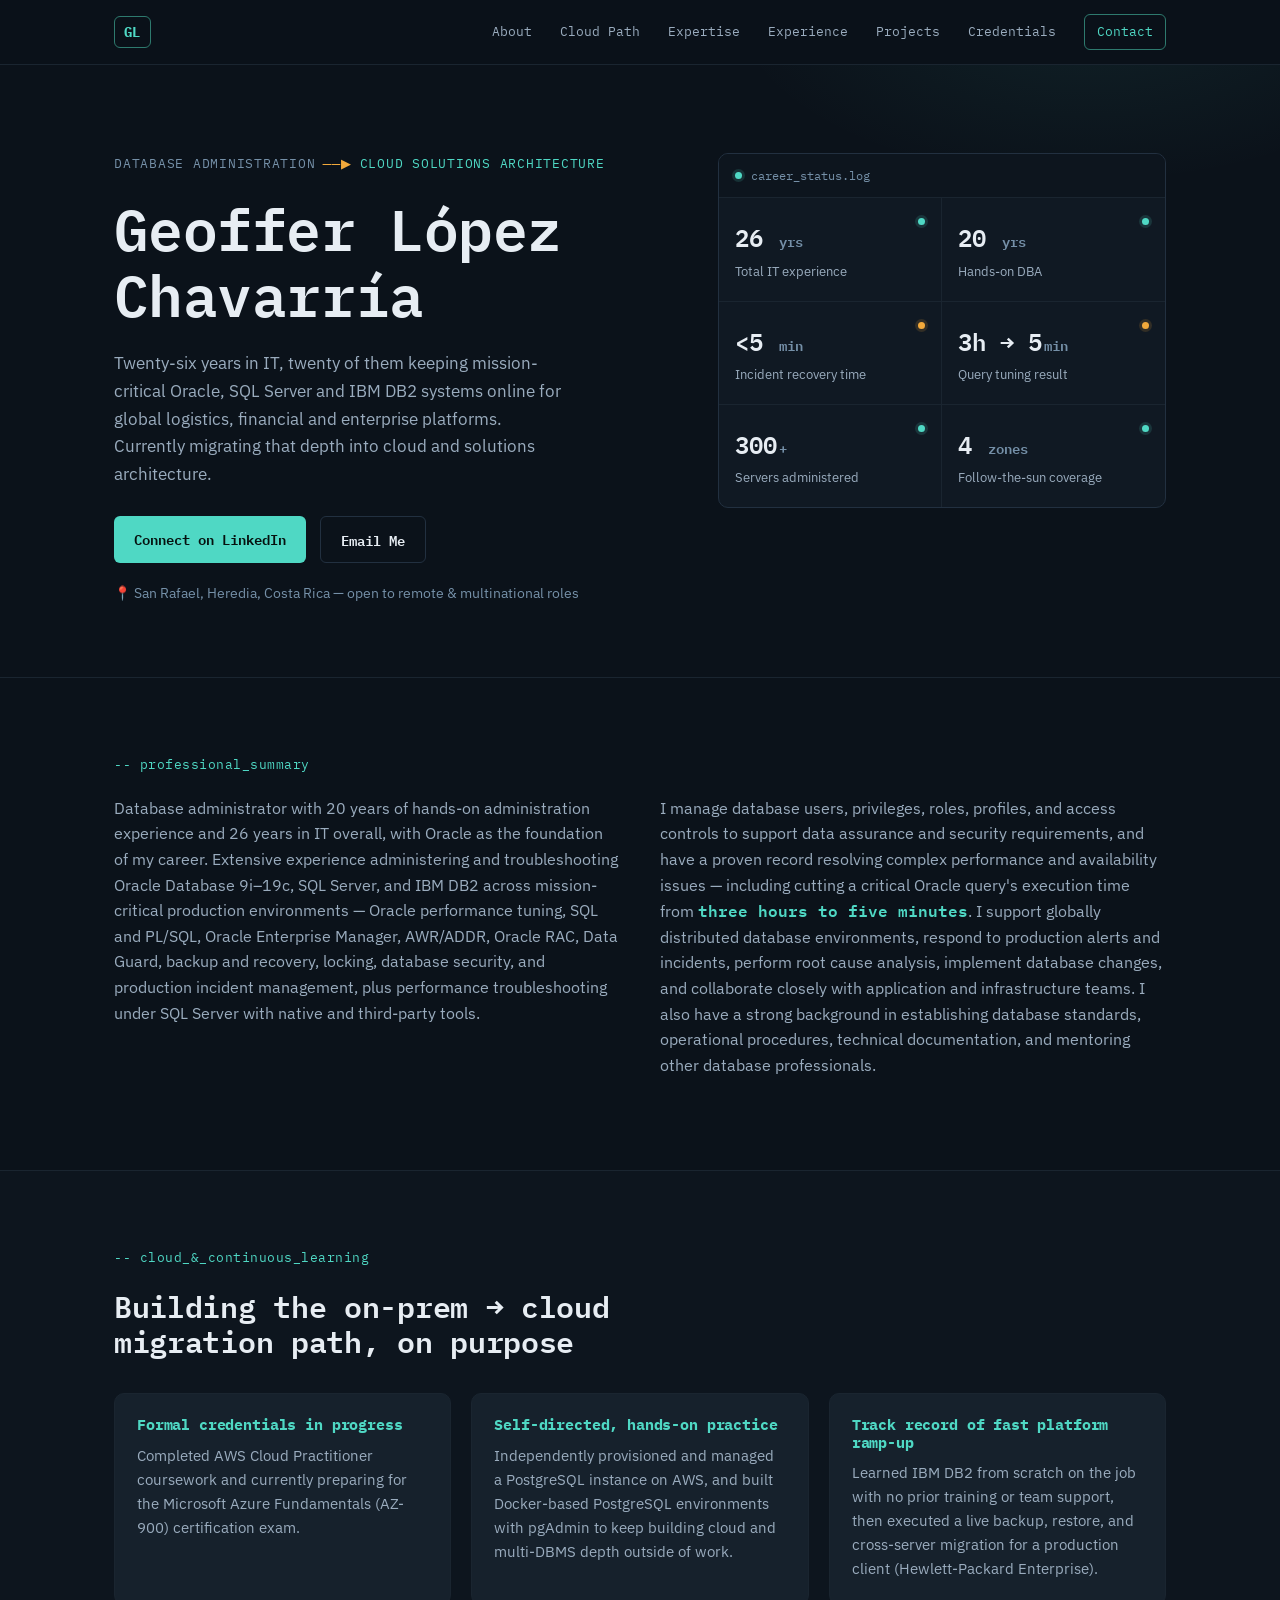
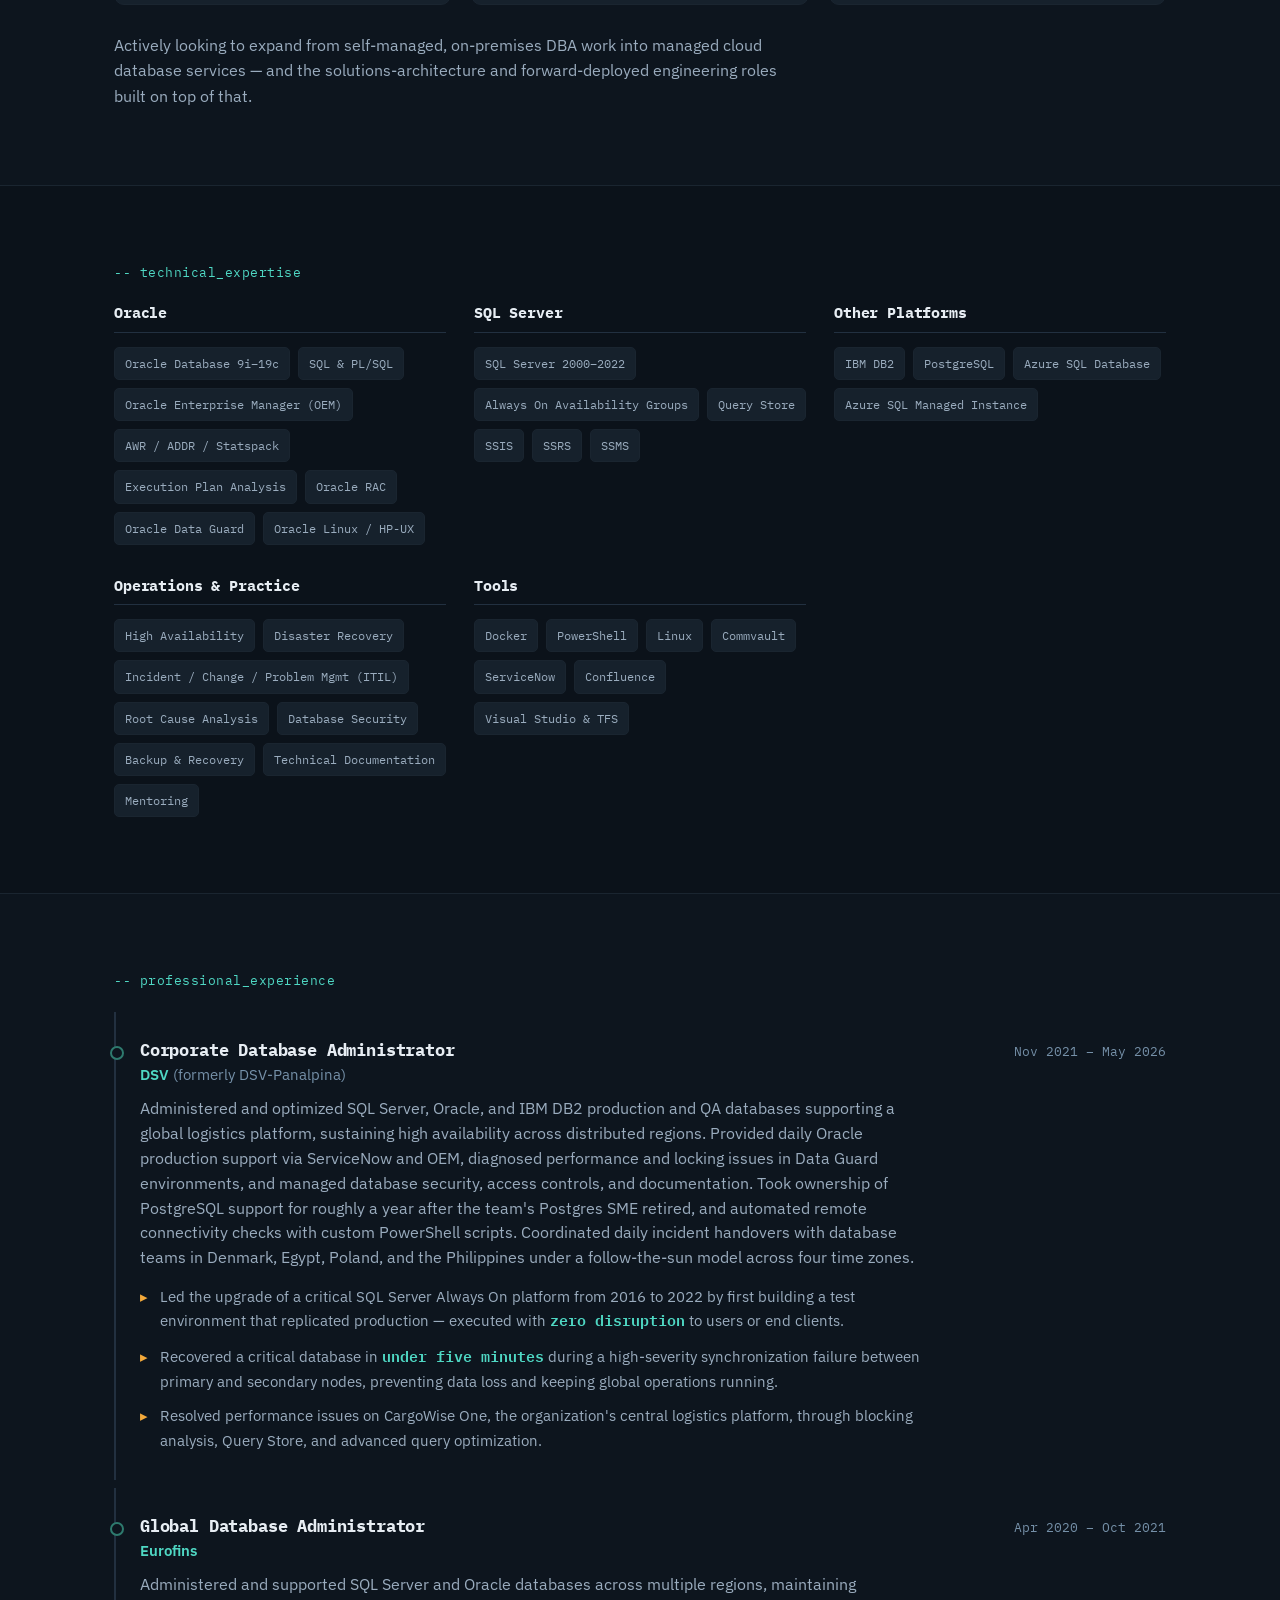
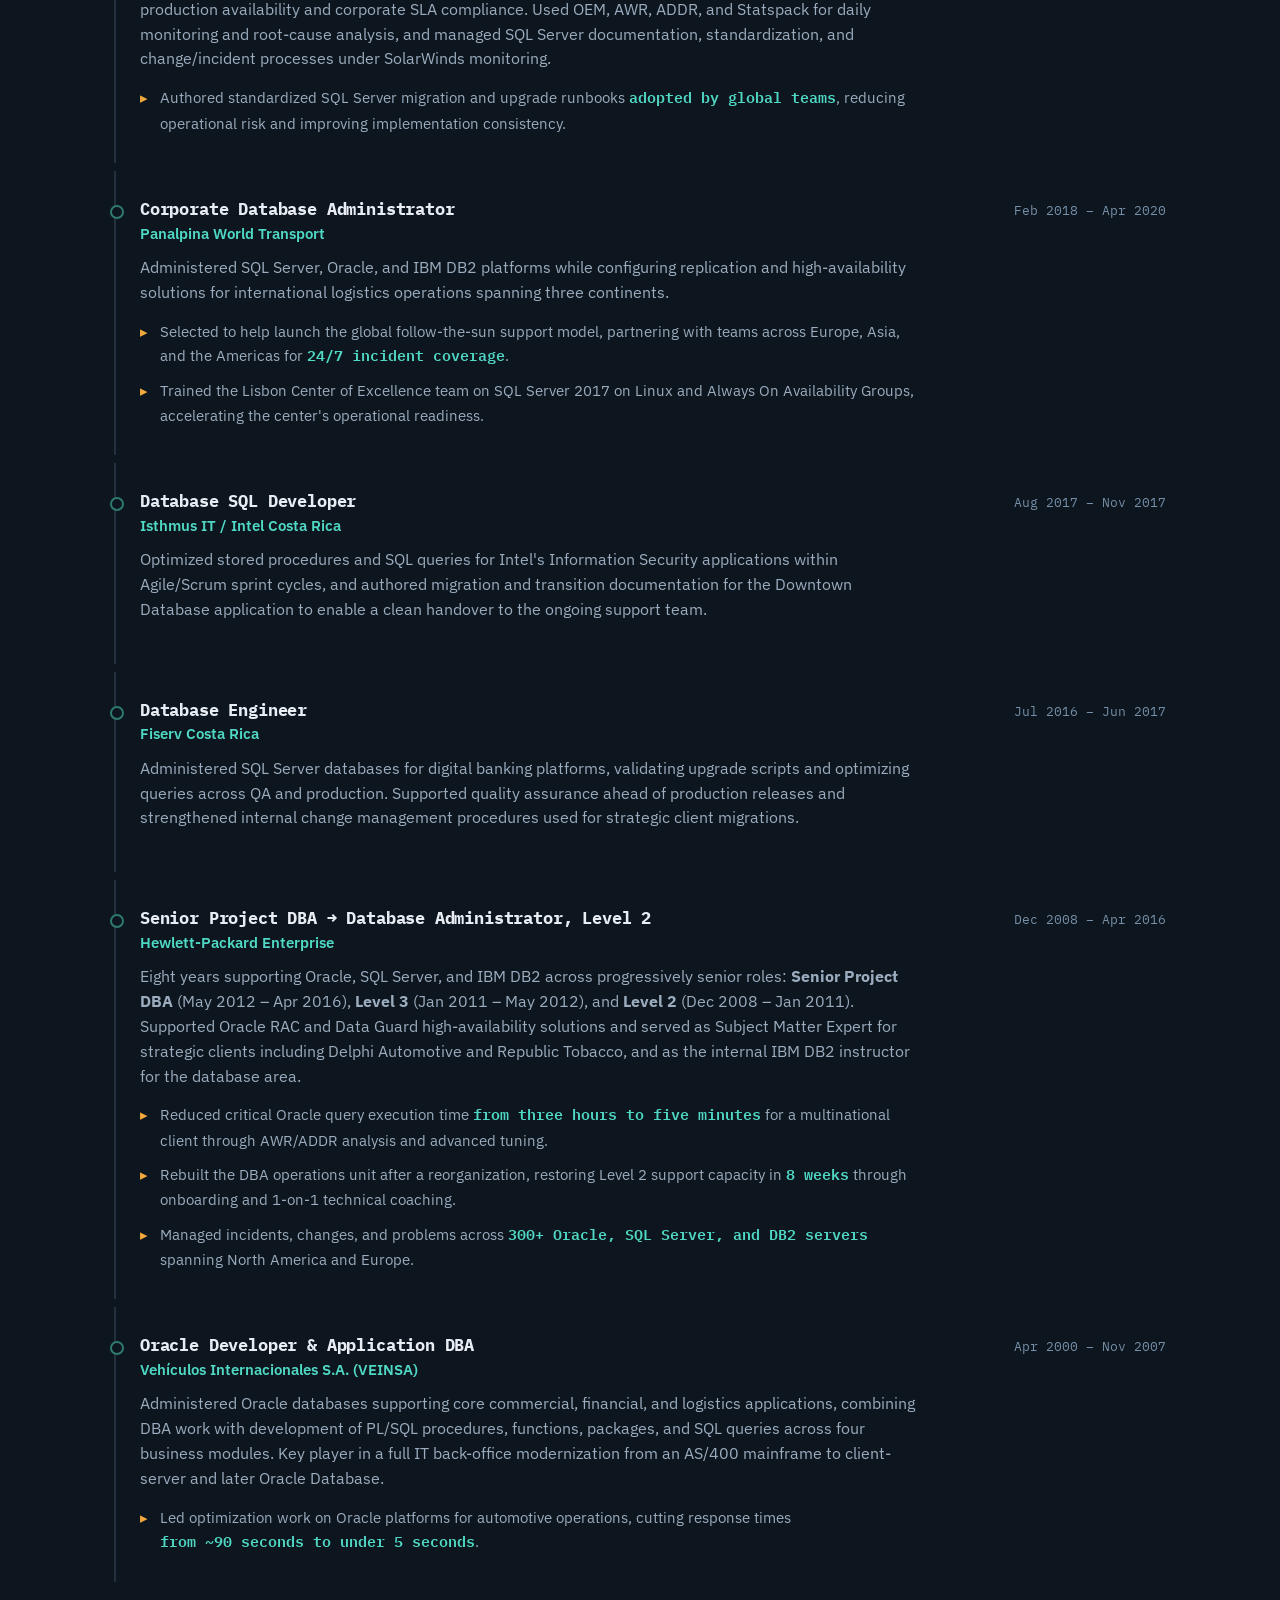
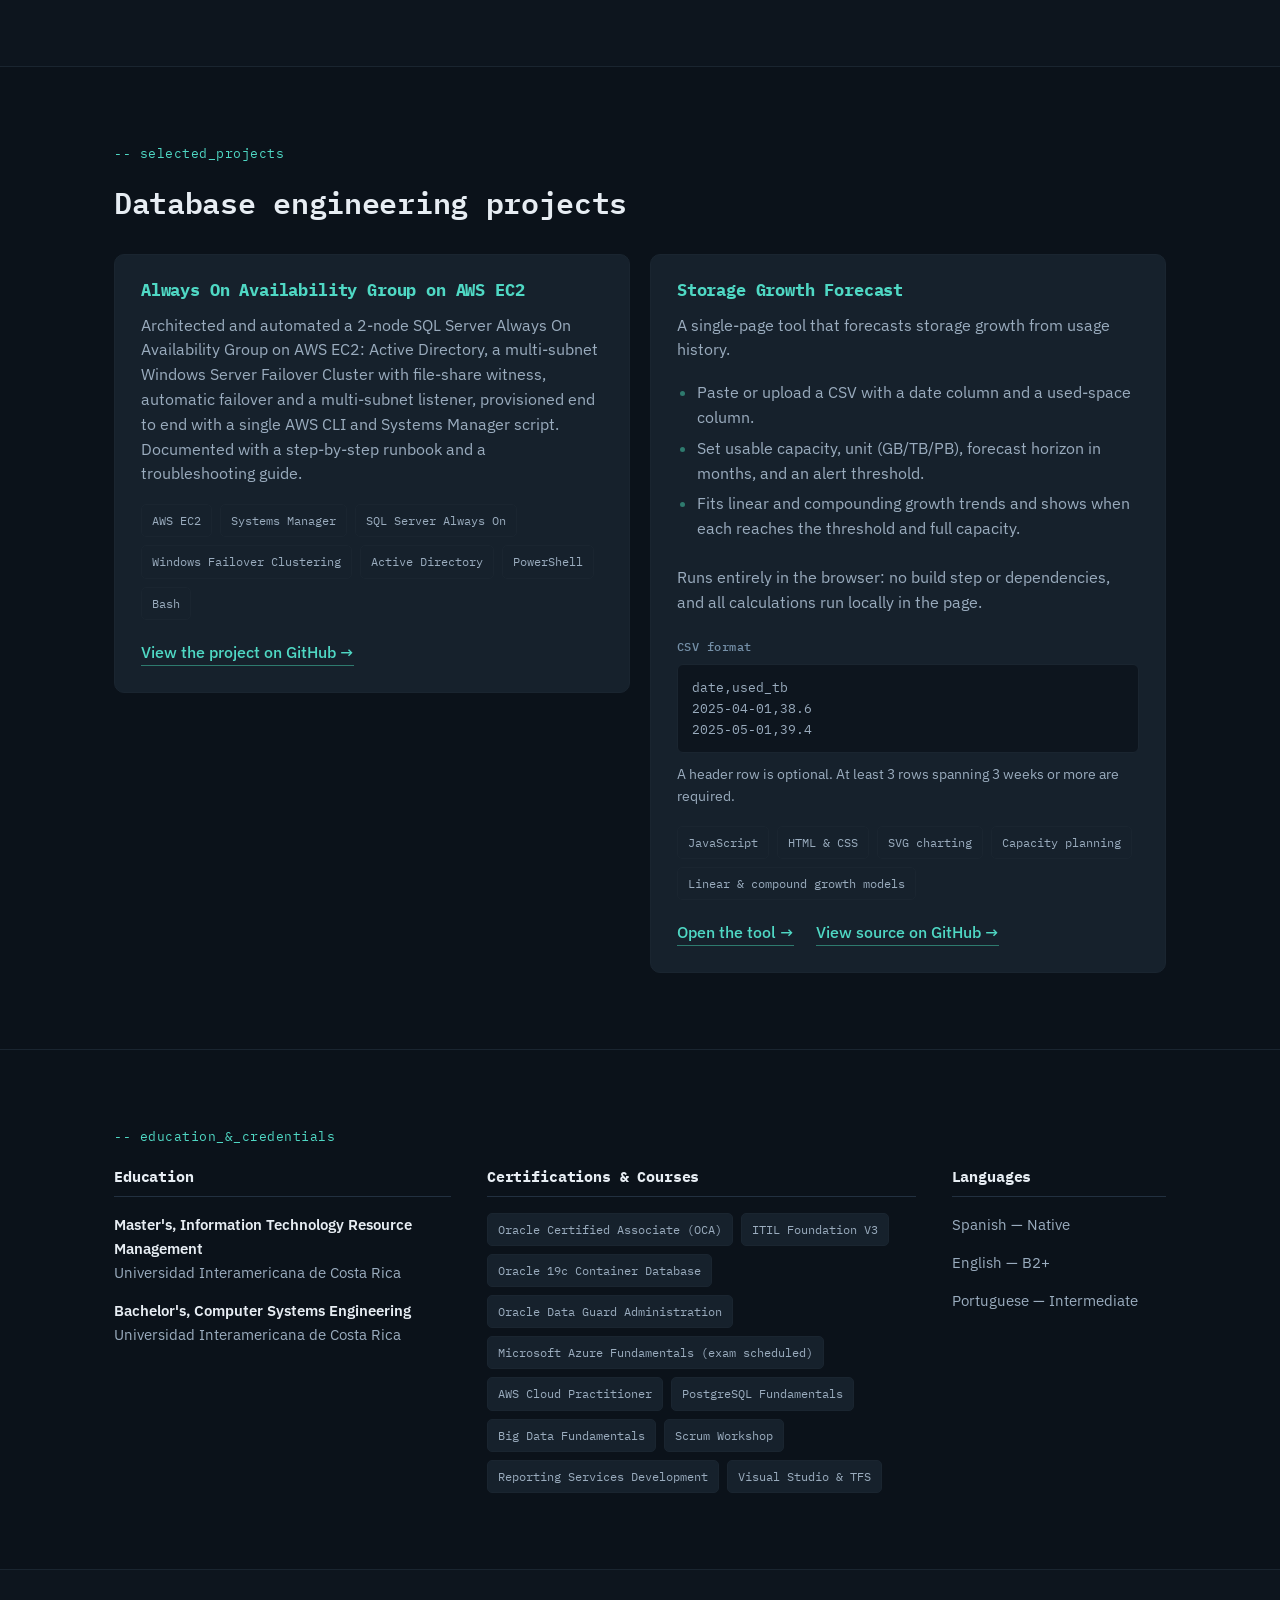
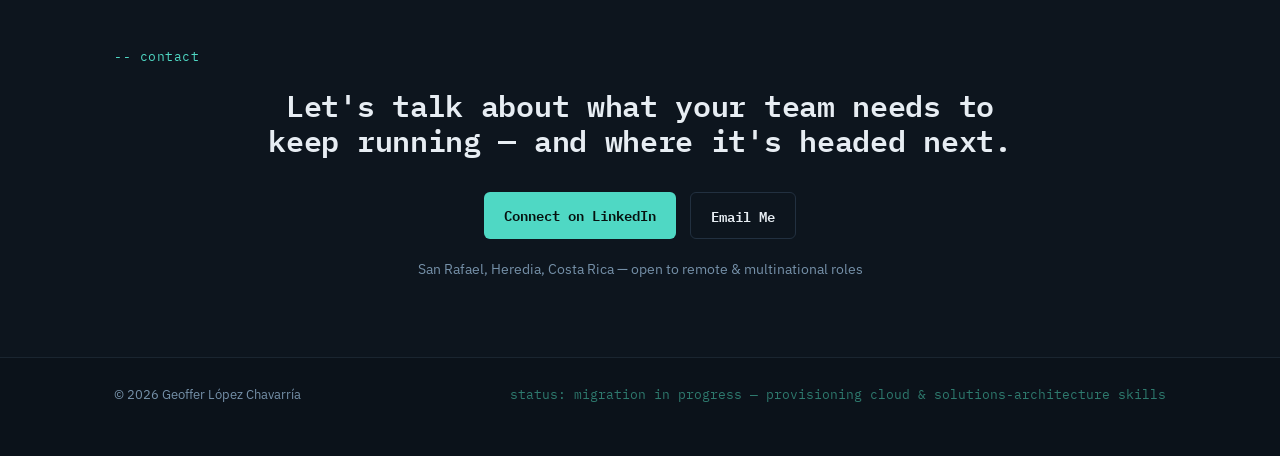
<file: index.html>
<!DOCTYPE html>
<html lang="en">
<head>
<meta charset="UTF-8">
<meta name="viewport" content="width=device-width, initial-scale=1.0">
<title>Geoffer López Chavarría — Database Administrator → Cloud Solutions Architect</title>
<meta name="description" content="20+ years administering mission-critical Oracle, SQL Server, DB2 and PostgreSQL systems. Now building toward cloud and solutions architecture roles.">
<meta property="og:title" content="Geoffer López Chavarría — Database Administrator → Cloud Solutions Architect">
<meta property="og:description" content="20+ years administering mission-critical Oracle, SQL Server, DB2 and PostgreSQL systems. Now building toward cloud and solutions architecture roles.">
<meta property="og:type" content="website">
<link rel="icon" href="data:image/svg+xml,%3Csvg xmlns='http://www.w3.org/2000/svg' viewBox='0 0 32 32'%3E%3Crect width='32' height='32' rx='6' fill='%230B121A'/%3E%3Ctext x='16' y='22' font-family='monospace' font-size='15' font-weight='700' fill='%234FD8C4' text-anchor='middle'%3EGL%3C/text%3E%3C/svg%3E">
<link rel="preconnect" href="https://fonts.googleapis.com">
<link rel="preconnect" href="https://fonts.gstatic.com" crossorigin>
<link href="https://fonts.googleapis.com/css2?family=IBM+Plex+Mono:wght@400;500;600;700&family=IBM+Plex+Sans:wght@400;500;600;700&display=swap" rel="stylesheet">
<link rel="stylesheet" href="style.css">
</head>
<body>

<a class="skip-link" href="#main">Skip to content</a>

<header class="site-header" id="top">
  <div class="wrap header-inner">
    <a class="mark" href="#top" aria-label="Geoffer López — home">
      <span class="mark-box">GL</span>
    </a>
    <nav class="nav" id="nav">
      <a href="#about">About</a>
      <a href="#cloud">Cloud Path</a>
      <a href="#expertise">Expertise</a>
      <a href="#experience">Experience</a>
      <a href="#projects">Projects</a>
      <a href="#credentials">Credentials</a>
      <a href="#contact" class="nav-cta">Contact</a>
    </nav>
    <button class="nav-toggle" id="navToggle" aria-label="Toggle menu" aria-expanded="false" aria-controls="nav">
      <span></span><span></span><span></span>
    </button>
  </div>
</header>

<main id="main">

  <!-- ============ HERO ============ -->
  <section class="hero">
    <div class="wrap hero-inner">
      <div class="hero-copy">
        <p class="eyebrow">
          <span>DATABASE ADMINISTRATION</span>
          <span class="arrow" aria-hidden="true">──▶</span>
          <span class="accent-text">CLOUD SOLUTIONS ARCHITECTURE</span>
        </p>
        <h1>Geoffer López<br>Chavarría</h1>
        <p class="hero-lede">
          Twenty-six years in IT, twenty of them keeping mission-critical Oracle, SQL Server
          and IBM DB2 systems online for global logistics, financial and enterprise platforms.
          Currently migrating that depth into cloud and solutions architecture.
        </p>
        <div class="hero-actions">
          <a class="btn btn-primary" href="https://www.linkedin.com/in/geoffer-lopez-chavarria" target="_blank" rel="noopener">Connect on LinkedIn</a>
          <a class="btn btn-ghost" href="mailto:glopezc@outlook.com">Email Me</a>
        </div>
        <p class="hero-location">📍 San Rafael, Heredia, Costa Rica — open to remote &amp; multinational roles</p>
      </div>
      <div class="status-panel" role="img" aria-label="Career status dashboard: 26 years in IT, 20 years as a DBA, sub-5-minute mean time to recovery, query tuned from 3 hours to 5 minutes, 300+ servers managed, follow-the-sun support across 4 time zones">
        <div class="status-panel-head">
          <span class="dot dot-live" aria-hidden="true"></span>
          <span class="panel-label">career_status.log</span>
        </div>
        <div class="status-grid">
          <div class="stat">
            <span class="dot" aria-hidden="true"></span>
            <span class="stat-value">26 <em>yrs</em></span>
            <span class="stat-label">Total IT experience</span>
          </div>
          <div class="stat">
            <span class="dot" aria-hidden="true"></span>
            <span class="stat-value">20 <em>yrs</em></span>
            <span class="stat-label">Hands-on DBA</span>
          </div>
          <div class="stat">
            <span class="dot dot-amber" aria-hidden="true"></span>
            <span class="stat-value">&lt;5 <em>min</em></span>
            <span class="stat-label">Incident recovery time</span>
          </div>
          <div class="stat">
            <span class="dot dot-amber" aria-hidden="true"></span>
            <span class="stat-value">3h → 5<em>min</em></span>
            <span class="stat-label">Query tuning result</span>
          </div>
          <div class="stat">
            <span class="dot" aria-hidden="true"></span>
            <span class="stat-value">300<em>+</em></span>
            <span class="stat-label">Servers administered</span>
          </div>
          <div class="stat">
            <span class="dot" aria-hidden="true"></span>
            <span class="stat-value">4 <em>zones</em></span>
            <span class="stat-label">Follow-the-sun coverage</span>
          </div>
        </div>
      </div>
    </div>
  </section>

  <!-- ============ SUMMARY ============ -->
  <section class="panel" id="about">
    <div class="wrap">
      <p class="section-tag">-- professional_summary</p>
      <div class="summary-grid">
        <p class="summary-text">
          Database administrator with 20 years of hands-on administration experience and 26 years
          in IT overall, with Oracle as the foundation of my career. Extensive experience
          administering and troubleshooting Oracle Database 9i–19c, SQL Server, and IBM DB2
          across mission-critical production environments — Oracle performance tuning, SQL and
          PL/SQL, Oracle Enterprise Manager, AWR/ADDR, Oracle RAC, Data Guard, backup and
          recovery, locking, database security, and production incident management, plus
          performance troubleshooting under SQL Server with native and third-party tools.
        </p>
        <p class="summary-text">
          I manage database users, privileges, roles, profiles, and access controls to support
          data assurance and security requirements, and have a proven record resolving complex
          performance and availability issues — including cutting a critical Oracle query's
          execution time from <strong class="metric">three hours to five minutes</strong>. I
          support globally distributed database environments, respond to production alerts and
          incidents, perform root cause analysis, implement database changes, and collaborate
          closely with application and infrastructure teams. I also have a strong background in
          establishing database standards, operational procedures, technical documentation, and
          mentoring other database professionals.
        </p>
      </div>
    </div>
  </section>
  <!-- ============ CLOUD TRANSITION ============ -->
  <section class="panel panel-alt" id="cloud">
    <div class="wrap">
      <p class="section-tag">-- cloud_&amp;_continuous_learning</p>
      <h2>Building the on-prem → cloud migration path, on purpose</h2>
      <div class="cloud-grid">
        <div class="cloud-card">
          <h3>Formal credentials in progress</h3>
          <p>Completed AWS Cloud Practitioner coursework and currently preparing for the
            Microsoft Azure Fundamentals (AZ-900) certification exam.</p>
        </div>
        <div class="cloud-card">
          <h3>Self-directed, hands-on practice</h3>
          <p>Independently provisioned and managed a PostgreSQL instance on AWS, and built
            Docker-based PostgreSQL environments with pgAdmin to keep building cloud and
            multi-DBMS depth outside of work.</p>
        </div>
        <div class="cloud-card">
          <h3>Track record of fast platform ramp-up</h3>
          <p>Learned IBM DB2 from scratch on the job with no prior training or team support,
            then executed a live backup, restore, and cross-server migration for a production
            client (Hewlett-Packard Enterprise).</p>
        </div>
      </div>
      <p class="cloud-note">Actively looking to expand from self-managed, on-premises DBA work
        into managed cloud database services — and the solutions-architecture and forward-deployed
        engineering roles built on top of that.</p>
    </div>
  </section>

  <!-- ============ EXPERTISE ============ -->
  <section class="panel" id="expertise">
    <div class="wrap">
      <p class="section-tag">-- technical_expertise</p>
      <div class="expertise-grid">
        <div class="expertise-group">
          <h3>Oracle</h3>
          <ul class="tag-list">
            <li>Oracle Database 9i–19c</li>
            <li>SQL &amp; PL/SQL</li>
            <li>Oracle Enterprise Manager (OEM)</li>
            <li>AWR / ADDR / Statspack</li>
            <li>Execution Plan Analysis</li>
            <li>Oracle RAC</li>
            <li>Oracle Data Guard</li>
            <li>Oracle Linux / HP-UX</li>
          </ul>
        </div>
        <div class="expertise-group">
          <h3>SQL Server</h3>
          <ul class="tag-list">
            <li>SQL Server 2000–2022</li>
            <li>Always On Availability Groups</li>
            <li>Query Store</li>
            <li>SSIS</li>
            <li>SSRS</li>
            <li>SSMS</li>
          </ul>
        </div>
        <div class="expertise-group">
          <h3>Other Platforms</h3>
          <ul class="tag-list">
            <li>IBM DB2</li>
            <li>PostgreSQL</li>
            <li>Azure SQL Database</li>
            <li>Azure SQL Managed Instance</li>
          </ul>
        </div>
        <div class="expertise-group">
          <h3>Operations &amp; Practice</h3>
          <ul class="tag-list">
            <li>High Availability</li>
            <li>Disaster Recovery</li>
            <li>Incident / Change / Problem Mgmt (ITIL)</li>
            <li>Root Cause Analysis</li>
            <li>Database Security</li>
            <li>Backup &amp; Recovery</li>
            <li>Technical Documentation</li>
            <li>Mentoring</li>
          </ul>
        </div>
        <div class="expertise-group">
          <h3>Tools</h3>
          <ul class="tag-list">
            <li>Docker</li>
            <li>PowerShell</li>
            <li>Linux</li>
            <li>Commvault</li>
            <li>ServiceNow</li>
            <li>Confluence</li>
            <li>Visual Studio &amp; TFS</li>
          </ul>
        </div>
      </div>
    </div>
  </section>

  <!-- ============ EXPERIENCE ============ -->
  <section class="panel panel-alt" id="experience">
    <div class="wrap">
      <p class="section-tag">-- professional_experience</p>

      <article class="job">
        <div class="job-head">
          <div>
            <h3>Corporate Database Administrator</h3>
            <p class="job-company">DSV <span class="job-company-note">(formerly DSV-Panalpina)</span></p>
          </div>
          <p class="job-dates">Nov 2021 – May 2026</p>
        </div>
        <p class="job-summary">Administered and optimized SQL Server, Oracle, and IBM DB2
          production and QA databases supporting a global logistics platform, sustaining high
          availability across distributed regions. Provided daily Oracle production support via
          ServiceNow and OEM, diagnosed performance and locking issues in Data Guard
          environments, and managed database security, access controls, and documentation.
          Took ownership of PostgreSQL support for roughly a year after the team's Postgres SME
          retired, and automated remote connectivity checks with custom PowerShell scripts.
          Coordinated daily incident handovers with database teams in Denmark, Egypt, Poland,
          and the Philippines under a follow-the-sun model across four time zones.</p>
        <ul class="achievements">
          <li>Led the upgrade of a critical SQL Server Always On platform from 2016 to 2022 by
            first building a test environment that replicated production — executed with
            <strong class="metric">zero disruption</strong> to users or end clients.</li>
          <li>Recovered a critical database in <strong class="metric">under five minutes</strong>
            during a high-severity synchronization failure between primary and secondary nodes,
            preventing data loss and keeping global operations running.</li>
          <li>Resolved performance issues on CargoWise One, the organization's central logistics
            platform, through blocking analysis, Query Store, and advanced query optimization.</li>
        </ul>
      </article>

      <article class="job">
        <div class="job-head">
          <div>
            <h3>Global Database Administrator</h3>
            <p class="job-company">Eurofins</p>
          </div>
          <p class="job-dates">Apr 2020 – Oct 2021</p>
        </div>
        <p class="job-summary">Administered and supported SQL Server and Oracle databases
          across multiple regions, maintaining production availability and corporate SLA
          compliance. Used OEM, AWR, ADDR, and Statspack for daily monitoring and root-cause
          analysis, and managed SQL Server documentation, standardization, and change/incident
          processes under SolarWinds monitoring.</p>
        <ul class="achievements">
          <li>Authored standardized SQL Server migration and upgrade runbooks
            <strong class="metric">adopted by global teams</strong>, reducing operational risk
            and improving implementation consistency.</li>
        </ul>
      </article>

      <article class="job">
        <div class="job-head">
          <div>
            <h3>Corporate Database Administrator</h3>
            <p class="job-company">Panalpina World Transport</p>
          </div>
          <p class="job-dates">Feb 2018 – Apr 2020</p>
        </div>
        <p class="job-summary">Administered SQL Server, Oracle, and IBM DB2 platforms while
          configuring replication and high-availability solutions for international logistics
          operations spanning three continents.</p>
        <ul class="achievements">
          <li>Selected to help launch the global follow-the-sun support model, partnering with
            teams across Europe, Asia, and the Americas for <strong class="metric">24/7
            incident coverage</strong>.</li>
          <li>Trained the Lisbon Center of Excellence team on SQL Server 2017 on Linux and
            Always On Availability Groups, accelerating the center's operational readiness.</li>
        </ul>
      </article>

      <article class="job">
        <div class="job-head">
          <div>
            <h3>Database SQL Developer</h3>
            <p class="job-company">Isthmus IT / Intel Costa Rica</p>
          </div>
          <p class="job-dates">Aug 2017 – Nov 2017</p>
        </div>
        <p class="job-summary">Optimized stored procedures and SQL queries for Intel's
          Information Security applications within Agile/Scrum sprint cycles, and authored
          migration and transition documentation for the Downtown Database application to
          enable a clean handover to the ongoing support team.</p>
      </article>

      <article class="job">
        <div class="job-head">
          <div>
            <h3>Database Engineer</h3>
            <p class="job-company">Fiserv Costa Rica</p>
          </div>
          <p class="job-dates">Jul 2016 – Jun 2017</p>
        </div>
        <p class="job-summary">Administered SQL Server databases for digital banking platforms,
          validating upgrade scripts and optimizing queries across QA and production. Supported
          quality assurance ahead of production releases and strengthened internal change
          management procedures used for strategic client migrations.</p>
      </article>

      <article class="job">
        <div class="job-head">
          <div>
            <h3>Senior Project DBA → Database Administrator, Level 2</h3>
            <p class="job-company">Hewlett-Packard Enterprise</p>
          </div>
          <p class="job-dates">Dec 2008 – Apr 2016</p>
        </div>
        <p class="job-summary">Eight years supporting Oracle, SQL Server, and IBM DB2 across
          progressively senior roles: <strong>Senior Project DBA</strong> (May 2012 – Apr 2016),
          <strong>Level 3</strong> (Jan 2011 – May 2012), and <strong>Level 2</strong>
          (Dec 2008 – Jan 2011). Supported Oracle RAC and Data Guard high-availability
          solutions and served as Subject Matter Expert for strategic clients including Delphi
          Automotive and Republic Tobacco, and as the internal IBM DB2 instructor for the
          database area.</p>
        <ul class="achievements">
          <li>Reduced critical Oracle query execution time
            <strong class="metric">from three hours to five minutes</strong> for a multinational
            client through AWR/ADDR analysis and advanced tuning.</li>
          <li>Rebuilt the DBA operations unit after a reorganization, restoring Level 2 support
            capacity in <strong class="metric">8 weeks</strong> through onboarding and 1-on-1
            technical coaching.</li>
          <li>Managed incidents, changes, and problems across
            <strong class="metric">300+ Oracle, SQL Server, and DB2 servers</strong> spanning
            North America and Europe.</li>
        </ul>
      </article>

      <article class="job">
        <div class="job-head">
          <div>
            <h3>Oracle Developer &amp; Application DBA</h3>
            <p class="job-company">Vehículos Internacionales S.A. (VEINSA)</p>
          </div>
          <p class="job-dates">Apr 2000 – Nov 2007</p>
        </div>
        <p class="job-summary">Administered Oracle databases supporting core commercial,
          financial, and logistics applications, combining DBA work with development of PL/SQL
          procedures, functions, packages, and SQL queries across four business modules. Key
          player in a full IT back-office modernization from an AS/400 mainframe to
          client-server and later Oracle Database.</p>
        <ul class="achievements">
          <li>Led optimization work on Oracle platforms for automotive operations, cutting
            response times <strong class="metric">from ~90 seconds to under 5 seconds</strong>.
          </li>
        </ul>
      </article>
    </div>
  </section>

  <!-- ============ PROJECTS ============ -->
  <section class="panel" id="projects">
    <div class="wrap">
      <p class="section-tag">-- selected_projects</p>
      <h2>Database engineering projects</h2>
      <div class="project-grid">
        <article class="project-card">
          <h3>Always On Availability Group on AWS EC2</h3>
          <p>Architected and automated a 2-node SQL Server Always On Availability Group on AWS EC2:
            Active Directory, a multi-subnet Windows Server Failover Cluster with file-share witness,
            automatic failover and a multi-subnet listener, provisioned end to end with a single
            AWS CLI and Systems Manager script. Documented with a step-by-step runbook and a
            troubleshooting guide.</p>
          <ul class="tag-list">
            <li>AWS EC2</li>
            <li>Systems Manager</li>
            <li>SQL Server Always On</li>
            <li>Windows Failover Clustering</li>
            <li>Active Directory</li>
            <li>PowerShell</li>
            <li>Bash</li>
          </ul>
          <p class="project-link"><a href="https://github.com/glopezch78/portfolio/tree/main/aws-ec2-sql-server-ha"
                target="_blank" rel="noopener">View the project on GitHub &rarr;</a></p>
        </article>
        <article class="project-card">
          <h3>Storage Growth Forecast</h3>
          <p>A single-page tool that forecasts storage growth from usage history.</p>
          <ul class="project-points">
            <li>Paste or upload a CSV with a date column and a used-space column.</li>
            <li>Set usable capacity, unit (GB/TB/PB), forecast horizon in months, and an alert threshold.</li>
            <li>Fits linear and compounding growth trends and shows when each reaches the threshold and full capacity.</li>
          </ul>
          <p>Runs entirely in the browser: no build step or dependencies, and all calculations run
            locally in the page.</p>
          <h4 class="project-sub">CSV format</h4>
<pre class="project-code">date,used_tb
2025-04-01,38.6
2025-05-01,39.4</pre>
          <p class="project-note">A header row is optional. At least 3 rows spanning 3 weeks or more are required.</p>
          <ul class="tag-list">
            <li>JavaScript</li>
            <li>HTML &amp; CSS</li>
            <li>SVG charting</li>
            <li>Capacity planning</li>
            <li>Linear &amp; compound growth models</li>
          </ul>
          <p class="project-link">
            <a href="storage-growth-forecast/">Open the tool &rarr;</a>
            <a href="https://github.com/glopezch78/portfolio/tree/main/storage-growth-forecast"
               target="_blank" rel="noopener">View source on GitHub &rarr;</a>
          </p>
        </article>
      </div>
    </div>
  </section>

  <!-- ============ CREDENTIALS ============ -->
  <section class="panel" id="credentials">
    <div class="wrap">
      <p class="section-tag">-- education_&amp;_credentials</p>
      <div class="credentials-grid">
        <div>
          <h3>Education</h3>
          <ul class="plain-list">
            <li><strong>Master's, Information Technology Resource Management</strong><br>Universidad Interamericana de Costa Rica</li>
            <li><strong>Bachelor's, Computer Systems Engineering</strong><br>Universidad Interamericana de Costa Rica</li>
          </ul>
        </div>
        <div>
          <h3>Certifications &amp; Courses</h3>
          <ul class="tag-list">
            <li>Oracle Certified Associate (OCA)</li>
            <li>ITIL Foundation V3</li>
            <li>Oracle 19c Container Database</li>
            <li>Oracle Data Guard Administration</li>
            <li>Microsoft Azure Fundamentals (exam scheduled)</li>
            <li>AWS Cloud Practitioner</li>
            <li>PostgreSQL Fundamentals</li>
            <li>Big Data Fundamentals</li>
            <li>Scrum Workshop</li>
            <li>Reporting Services Development</li>
            <li>Visual Studio &amp; TFS</li>
          </ul>
        </div>
        <div>
          <h3>Languages</h3>
          <ul class="plain-list">
            <li>Spanish — Native</li>
            <li>English — B2+</li>
            <li>Portuguese — Intermediate</li>
          </ul>
        </div>
      </div>
    </div>
  </section>

  <!-- ============ CONTACT ============ -->
  <section class="panel panel-alt contact-section" id="contact">
    <div class="wrap contact-inner">
      <p class="section-tag">-- contact</p>
      <h2>Let's talk about what your team needs to keep running — and where it's headed next.</h2>
      <div class="hero-actions">
        <a class="btn btn-primary" href="https://www.linkedin.com/in/geoffer-lopez-chavarria" target="_blank" rel="noopener">Connect on LinkedIn</a>
        <a class="btn btn-ghost" href="mailto:glopezc@outlook.com">Email Me</a>
      </div>
      <p class="hero-location">San Rafael, Heredia, Costa Rica — open to remote &amp; multinational roles</p>
    </div>
  </section>

</main>

<footer class="site-footer">
  <div class="wrap footer-inner">
    <p>© <span id="year"></span> Geoffer López Chavarría</p>
    <p class="footer-status">status: migration in progress — provisioning cloud &amp; solutions-architecture skills</p>
  </div>
</footer>

<script src="script.js"></script>
</body>
</html>
</file>
<file: style.css>
/* ==========================================================================
   Tokens
   ========================================================================== */
:root {
  --bg:            #0B121A;
  --bg-panel:      #101923;
  --bg-panel-alt:  #0D151E;
  --bg-raised:     #16212C;
  --border:        #223040;
  --border-soft:   #1A2530;
  --text-primary:  #E7EDF3;
  --text-secondary:#9AACBE;
  --text-muted:    #7590A8;
  --accent-teal:   #4FD8C4;
  --accent-teal-dim: #2E7A6E;
  --accent-amber:  #F2A93B;

  --font-mono: 'IBM Plex Mono', ui-monospace, SFMono-Regular, Menlo, monospace;
  --font-sans: 'IBM Plex Sans', -apple-system, BlinkMacSystemFont, 'Segoe UI', sans-serif;

  --wrap: 1100px;
}

/* ==========================================================================
   Reset / base
   ========================================================================== */
* { box-sizing: border-box; }
html { scroll-behavior: smooth; }
@media (prefers-reduced-motion: reduce) {
  html { scroll-behavior: auto; }
  * { animation-duration: 0.01ms !important; animation-iteration-count: 1 !important; transition-duration: 0.01ms !important; }
}

body {
  margin: 0;
  background: var(--bg);
  color: var(--text-primary);
  font-family: var(--font-sans);
  font-size: 16px;
  line-height: 1.6;
  -webkit-font-smoothing: antialiased;
}

h1, h2, h3 { font-family: var(--font-mono); margin: 0 0 0.5em; line-height: 1.15; letter-spacing: -0.01em; }
p { margin: 0 0 1em; }
a { color: inherit; }
ul { margin: 0; padding: 0; list-style: none; }
img { max-width: 100%; display: block; }

.wrap {
  max-width: var(--wrap);
  margin: 0 auto;
  padding: 0 24px;
}

.skip-link {
  position: absolute;
  left: -999px;
  top: 0;
  background: var(--accent-teal);
  color: var(--bg);
  padding: 10px 16px;
  z-index: 1000;
  font-family: var(--font-mono);
  font-weight: 600;
}
.skip-link:focus { left: 12px; top: 12px; }

:focus-visible {
  outline: 2px solid var(--accent-teal);
  outline-offset: 3px;
}

.metric {
  color: var(--accent-teal);
  font-family: var(--font-mono);
  font-weight: 600;
  white-space: nowrap;
}

.accent-text { color: var(--accent-teal); }

/* ==========================================================================
   Header / nav
   ========================================================================== */
.site-header {
  position: sticky;
  top: 0;
  z-index: 100;
  background: rgba(11, 18, 26, 0.86);
  backdrop-filter: blur(8px);
  border-bottom: 1px solid var(--border-soft);
}

.header-inner {
  display: flex;
  align-items: center;
  justify-content: space-between;
  height: 64px;
}

.mark { text-decoration: none; }
.mark-box {
  font-family: var(--font-mono);
  font-weight: 700;
  font-size: 14px;
  color: var(--accent-teal);
  border: 1px solid var(--accent-teal-dim);
  border-radius: 6px;
  padding: 6px 9px;
  letter-spacing: 0.03em;
}

.nav {
  display: flex;
  align-items: center;
  gap: 28px;
  font-family: var(--font-mono);
  font-size: 13px;
}

.nav a {
  text-decoration: none;
  color: var(--text-secondary);
  transition: color 0.15s ease;
}
.nav a:hover { color: var(--text-primary); }

.nav-cta {
  color: var(--accent-teal) !important;
  border: 1px solid var(--accent-teal-dim);
  border-radius: 6px;
  padding: 7px 12px;
}
.nav-cta:hover { background: rgba(79, 216, 196, 0.08); }

.nav-toggle {
  display: none;
  flex-direction: column;
  justify-content: center;
  gap: 5px;
  width: 36px;
  height: 36px;
  background: none;
  border: 1px solid var(--border);
  border-radius: 6px;
  cursor: pointer;
}
.nav-toggle span {
  display: block;
  height: 2px;
  width: 18px;
  margin: 0 auto;
  background: var(--text-primary);
}

/* ==========================================================================
   Hero
   ========================================================================== */
.hero {
  padding: 88px 0 72px;
  background:
    radial-gradient(600px 300px at 85% -10%, rgba(79, 216, 196, 0.08), transparent 60%),
    var(--bg);
}

.hero-inner {
  display: grid;
  grid-template-columns: 1.1fr 0.9fr;
  gap: 56px;
  align-items: start;
}

.eyebrow {
  font-family: var(--font-mono);
  font-size: 12.5px;
  letter-spacing: 0.06em;
  color: var(--text-muted);
  display: flex;
  flex-wrap: wrap;
  align-items: center;
  gap: 8px;
  margin-bottom: 22px;
}
.eyebrow .arrow { color: var(--accent-amber); }

.hero h1 {
  font-size: clamp(2.4rem, 5vw, 3.6rem);
  font-weight: 600;
  margin-bottom: 22px;
}

.hero-lede {
  color: var(--text-secondary);
  font-size: 1.08rem;
  max-width: 46ch;
  margin-bottom: 28px;
}

.hero-actions {
  display: flex;
  flex-wrap: wrap;
  gap: 14px;
  margin-bottom: 20px;
}

.btn {
  font-family: var(--font-mono);
  font-size: 13.5px;
  font-weight: 600;
  text-decoration: none;
  padding: 12px 20px;
  border-radius: 6px;
  display: inline-block;
  transition: transform 0.15s ease, background 0.15s ease, border-color 0.15s ease;
}
.btn:hover { transform: translateY(-1px); }

.btn-primary {
  background: var(--accent-teal);
  color: #06110F;
}
.btn-primary:hover { background: #6EE3D2; }

.btn-ghost {
  background: transparent;
  color: var(--text-primary);
  border: 1px solid var(--border);
}
.btn-ghost:hover { border-color: var(--accent-teal-dim); }

.hero-location {
  color: var(--text-muted);
  font-size: 13.5px;
  margin: 0;
}

/* ---- Status panel (signature element) ---- */
.status-panel {
  background: var(--bg-panel);
  border: 1px solid var(--border);
  border-radius: 10px;
  overflow: hidden;
}

.status-panel-head {
  display: flex;
  align-items: center;
  gap: 9px;
  padding: 12px 16px;
  border-bottom: 1px solid var(--border-soft);
  background: var(--bg-panel-alt);
}

.panel-label {
  font-family: var(--font-mono);
  font-size: 12px;
  color: var(--text-muted);
}

.status-grid {
  display: grid;
  grid-template-columns: 1fr 1fr;
}

.stat {
  padding: 20px 16px;
  border-right: 1px solid var(--border-soft);
  border-bottom: 1px solid var(--border-soft);
  position: relative;
}
.stat:nth-child(2n) { border-right: none; }
.stat:nth-child(5), .stat:nth-child(6) { border-bottom: none; }

.dot {
  position: absolute;
  top: 20px;
  right: 16px;
  width: 7px;
  height: 7px;
  border-radius: 50%;
  background: var(--accent-teal);
  box-shadow: 0 0 0 3px rgba(79, 216, 196, 0.15);
}
.dot-amber { background: var(--accent-amber); box-shadow: 0 0 0 3px rgba(242, 169, 59, 0.15); }
.dot-live { position: static; animation: pulse 2.2s ease-in-out infinite; }

@keyframes pulse {
  0%, 100% { opacity: 1; }
  50% { opacity: 0.35; }
}

.stat-value {
  display: block;
  font-family: var(--font-mono);
  font-size: 1.5rem;
  font-weight: 600;
  color: var(--text-primary);
  margin-bottom: 4px;
}
.stat-value em { font-style: normal; font-size: 0.9rem; color: var(--text-muted); margin-left: 2px; }

.stat-label {
  display: block;
  font-size: 12.5px;
  color: var(--text-secondary);
}

/* ==========================================================================
   Panels / sections
   ========================================================================== */
.panel { padding: 76px 0; border-top: 1px solid var(--border-soft); }
.panel-alt { background: var(--bg-panel-alt); }

.section-tag {
  font-family: var(--font-mono);
  font-size: 12.5px;
  letter-spacing: 0.04em;
  color: var(--accent-teal);
  margin-bottom: 22px;
}

.panel h2 {
  font-size: clamp(1.4rem, 2.6vw, 1.9rem);
  font-weight: 600;
  max-width: 32ch;
  margin-bottom: 34px;
}

/* Summary */
.summary-grid {
  display: grid;
  grid-template-columns: 1fr 1fr;
  gap: 40px;
}
.summary-text {
  color: var(--text-secondary);
  font-size: 1rem;
}

/* Cloud */
.cloud-grid {
  display: grid;
  grid-template-columns: repeat(3, 1fr);
  gap: 20px;
  margin-bottom: 28px;
}
.cloud-card {
  background: var(--bg-raised);
  border: 1px solid var(--border-soft);
  border-radius: 10px;
  padding: 22px;
}
.cloud-card h3 {
  font-size: 0.95rem;
  color: var(--accent-teal);
  margin-bottom: 10px;
}
.cloud-card p {
  color: var(--text-secondary);
  font-size: 0.94rem;
  margin: 0;
}
.cloud-note {
  color: var(--text-secondary);
  max-width: 68ch;
  font-size: 1rem;
  margin: 0;
}

/* Projects */
.project-grid {
  display: grid;
  grid-template-columns: repeat(2, minmax(0, 1fr));
  gap: 20px;
  align-items: start;
}
.project-card {
  background: var(--bg-raised);
  border: 1px solid var(--border-soft);
  border-radius: 10px;
  padding: 26px;
  display: flex;
  flex-direction: column;
  min-width: 0;
}
.project-card h3 {
  font-size: 1.05rem;
  color: var(--accent-teal);
  margin-bottom: 12px;
}
.project-card p {
  color: var(--text-secondary);
  font-size: 0.97rem;
  margin: 0 0 18px;
}
.project-points {
  margin: 0 0 18px;
  padding-left: 20px;
  list-style: disc;
  color: var(--text-secondary);
  font-size: 0.97rem;
}
.project-points li { margin-bottom: 6px; }
.project-points li::marker { color: var(--accent-teal-dim); }
.project-sub {
  font-family: var(--font-mono);
  font-size: 12px;
  letter-spacing: 0.04em;
  color: var(--text-muted);
  margin: 4px 0 8px;
  font-weight: 500;
}
.project-code {
  font-family: var(--font-mono);
  font-size: 0.82rem;
  color: var(--text-secondary);
  background: var(--bg-panel-alt);
  border: 1px solid var(--border-soft);
  border-radius: 6px;
  padding: 12px 14px;
  margin: 0 0 10px;
  overflow-x: auto;
}
.project-card .project-note { font-size: 0.88rem; }
.project-card .tag-list { margin-bottom: 20px; }
.project-card .project-link {
  margin: auto 0 0;
  display: flex;
  flex-wrap: wrap;
  gap: 8px 22px;
}
.project-card .project-link a {
  color: var(--accent-teal);
  text-decoration: none;
  border-bottom: 1px solid var(--accent-teal-dim);
  font-weight: 500;
}
.project-card .project-link a:hover { border-bottom-color: var(--accent-teal); }
@media (max-width: 900px) {
  .project-grid { grid-template-columns: 1fr; }
}

/* Expertise */
.expertise-grid {
  display: grid;
  grid-template-columns: repeat(3, 1fr);
  gap: 32px 28px;
}
.expertise-group h3 {
  font-size: 0.95rem;
  color: var(--text-primary);
  border-bottom: 1px solid var(--border);
  padding-bottom: 10px;
  margin-bottom: 14px;
}
.tag-list { display: flex; flex-wrap: wrap; gap: 8px; }
.tag-list li {
  font-family: var(--font-mono);
  font-size: 12px;
  color: var(--text-secondary);
  background: var(--bg-raised);
  border: 1px solid var(--border-soft);
  border-radius: 5px;
  padding: 6px 10px;
}

/* Experience */
.job {
  padding: 28px 0 28px 24px;
  border-left: 2px solid var(--border);
  margin-bottom: 8px;
  position: relative;
}
.job::before {
  content: '';
  position: absolute;
  left: -6px;
  top: 34px;
  width: 10px;
  height: 10px;
  border-radius: 50%;
  background: var(--bg-panel-alt);
  border: 2px solid var(--accent-teal-dim);
}
.job-head {
  display: flex;
  justify-content: space-between;
  align-items: baseline;
  flex-wrap: wrap;
  gap: 6px 20px;
  margin-bottom: 10px;
}
.job-head h3 {
  font-size: 1.08rem;
  margin: 0;
}
.job-company {
  font-family: var(--font-sans);
  font-weight: 600;
  color: var(--accent-teal);
  margin: 2px 0 0;
  font-size: 0.95rem;
}
.job-company-note { color: var(--text-muted); font-weight: 400; }
.job-dates {
  font-family: var(--font-mono);
  font-size: 12.5px;
  color: var(--text-muted);
  white-space: nowrap;
  margin: 0;
}
.job-summary {
  color: var(--text-secondary);
  max-width: 78ch;
  font-size: 0.97rem;
  margin-bottom: 14px;
}
.achievements { display: flex; flex-direction: column; gap: 10px; max-width: 78ch; }
.achievements li {
  position: relative;
  padding-left: 20px;
  color: var(--text-secondary);
  font-size: 0.95rem;
}
.achievements li::before {
  content: '▸';
  position: absolute;
  left: 0;
  color: var(--accent-amber);
}

/* Credentials */
.credentials-grid {
  display: grid;
  grid-template-columns: 1.1fr 1.4fr 0.7fr;
  gap: 36px;
}
.credentials-grid h3 {
  font-size: 0.95rem;
  color: var(--text-primary);
  border-bottom: 1px solid var(--border);
  padding-bottom: 10px;
  margin-bottom: 16px;
}
.plain-list li {
  color: var(--text-secondary);
  font-size: 0.94rem;
  margin-bottom: 14px;
}
.plain-list strong { color: var(--text-primary); font-weight: 600; }

/* Contact */
.contact-section { text-align: center; }
.contact-inner { display: flex; flex-direction: column; align-items: center; }
.contact-section .section-tag { text-align: left; align-self: flex-start; }
.contact-section h2 { max-width: 42ch; margin-left: auto; margin-right: auto; }
.contact-section .hero-actions { justify-content: center; }

/* Footer */
.site-footer {
  border-top: 1px solid var(--border-soft);
  padding: 26px 0 40px;
}
.footer-inner {
  display: flex;
  justify-content: space-between;
  flex-wrap: wrap;
  gap: 8px;
  font-size: 12.5px;
  color: var(--text-muted);
}
.footer-status { font-family: var(--font-mono); color: var(--accent-teal-dim); }

/* ==========================================================================
   Reveal-on-scroll (progressive enhancement, JS adds .is-visible)
   ========================================================================== */
.reveal { opacity: 0; transform: translateY(14px); transition: opacity 0.5s ease, transform 0.5s ease; }
.reveal.is-visible { opacity: 1; transform: none; }
@media (prefers-reduced-motion: reduce) {
  .reveal { opacity: 1; transform: none; }
}

/* ==========================================================================
   Responsive
   ========================================================================== */
@media (max-width: 900px) {
  .hero-inner { grid-template-columns: 1fr; }
  .summary-grid { grid-template-columns: 1fr; }
  .cloud-grid { grid-template-columns: 1fr; }
  .expertise-grid { grid-template-columns: 1fr 1fr; }
  .credentials-grid { grid-template-columns: 1fr; gap: 30px; }
}

@media (max-width: 640px) {
  .nav {
    position: absolute;
    top: 64px;
    left: 0;
    right: 0;
    background: var(--bg-panel);
    border-bottom: 1px solid var(--border-soft);
    flex-direction: column;
    align-items: flex-start;
    padding: 18px 24px 24px;
    gap: 16px;
    display: none;
  }
  .nav.is-open { display: flex; }
  .nav-cta { margin-top: 4px; }
  .nav-toggle { display: flex; }
  .expertise-grid { grid-template-columns: 1fr; }
  .status-grid { grid-template-columns: 1fr 1fr; }
  .job-head { flex-direction: column; align-items: flex-start; }
}
</file>
